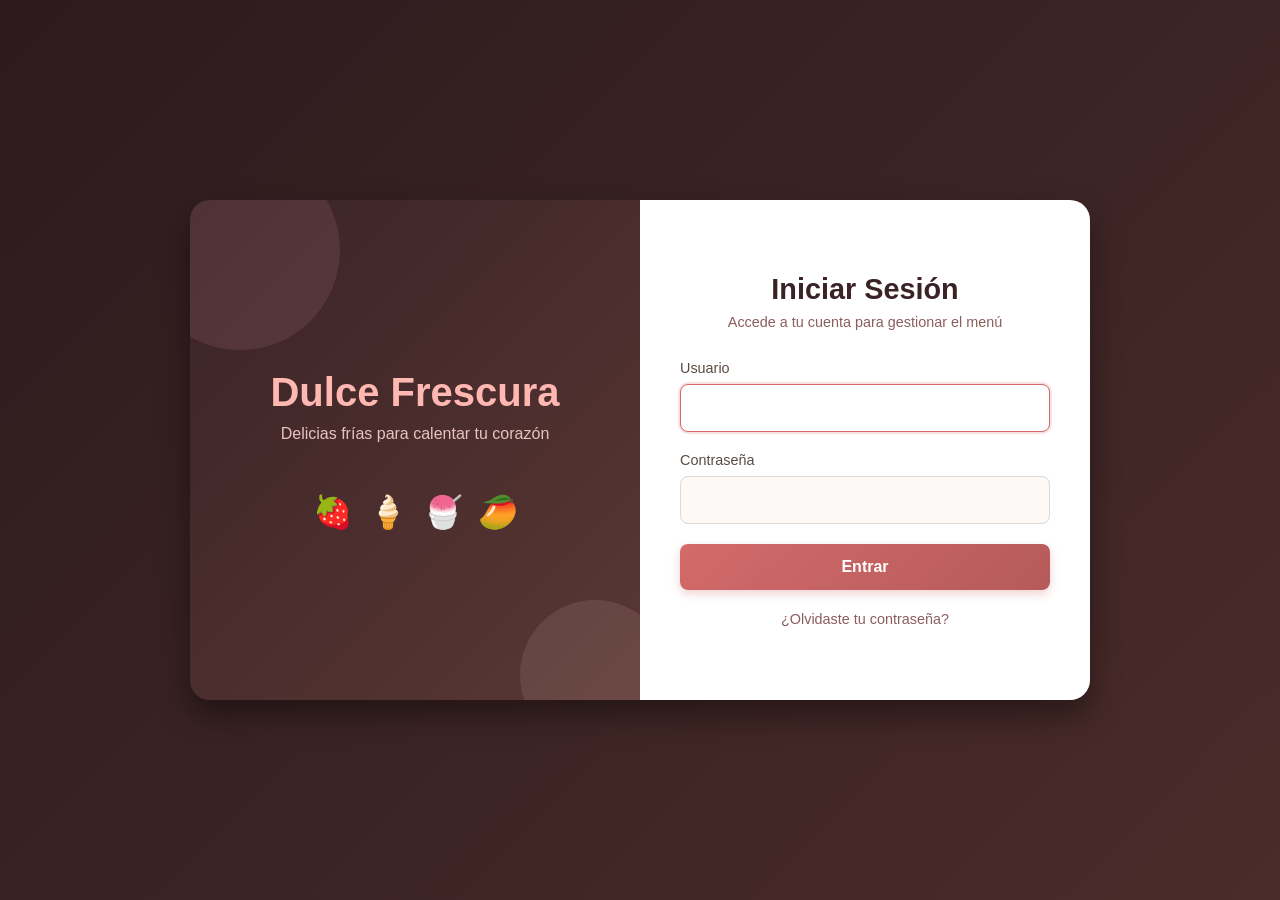
<file: login.html>
<!doctype html>
<html lang="es">
<head>
  <meta charset="utf-8">
  <meta name="viewport" content="width=device-width,initial-scale=1">
  <title>Login - Dulce Frescura</title>
  <style>
    * {
      margin: 0;
      padding: 0;
      box-sizing: border-box;
      font-family: 'Segoe UI', Tahoma, Geneva, Verdana, sans-serif;
    }
    
    body {
      display: flex;
      align-items: center;
      justify-content: center;
      min-height: 100vh;
      background: linear-gradient(135deg, #2c1a1d 0%, #4a2c2a 100%);
      padding: 20px;
    }
    
    .login-container {
      display: flex;
      width: 900px;
      max-width: 95%;
      height: 500px;
      border-radius: 20px;
      overflow: hidden;
      box-shadow: 0 15px 30px rgba(0, 0, 0, 0.4);
    }
    
    .brand-side {
      flex: 1;
      background: linear-gradient(135deg, #3a2326 0%, #5a3734 100%);
      color: #fff;
      padding: 40px;
      display: flex;
      flex-direction: column;
      justify-content: center;
      align-items: center;
      text-align: center;
      position: relative;
      overflow: hidden;
    }
    
    .brand-side::before {
      content: "";
      position: absolute;
      width: 200px;
      height: 200px;
      background: rgba(255, 182, 193, 0.1);
      border-radius: 50%;
      top: -50px;
      left: -50px;
    }
    
    .brand-side::after {
      content: "";
      position: absolute;
      width: 150px;
      height: 150px;
      background: rgba(255, 215, 204, 0.1);
      border-radius: 50%;
      bottom: -50px;
      right: -30px;
    }
    
    .brand-logo {
      font-size: 2.5rem;
      font-weight: bold;
      margin-bottom: 10px;
      color: #ffb7b2;
      z-index: 1;
    }
    
    .brand-tagline {
      font-size: 1rem;
      color: #e8c3c0;
      margin-bottom: 30px;
      z-index: 1;
    }
    
    .brand-icons {
      display: flex;
      gap: 15px;
      margin-top: 20px;
      z-index: 1;
    }
    
    .brand-icon {
      font-size: 2rem;
      color: #ffb7b2;
    }
    
    .login-side {
      flex: 1;
      background: #fff;
      padding: 40px;
      display: flex;
      flex-direction: column;
      justify-content: center;
    }
    
    .login-header {
      margin-bottom: 30px;
      text-align: center;
    }
    
    .login-title {
      font-size: 1.8rem;
      color: #3a2326;
      margin-bottom: 8px;
    }
    
    .login-subtitle {
      color: #8c5e5e;
      font-size: 0.9rem;
    }
    
    .form-group {
      margin-bottom: 20px;
    }
    
    label {
      display: block;
      margin-bottom: 8px;
      color: #5a4a42;
      font-weight: 500;
      font-size: 0.9rem;
    }
    
    input[type="text"], input[type="password"] {
      width: 100%;
      padding: 14px;
      border: 1px solid #e0d6d2;
      border-radius: 8px;
      font-size: 1rem;
      transition: all 0.3s ease;
      background-color: #fcf9f7;
    }
    
    input[type="text"]:focus, input[type="password"]:focus {
      outline: none;
      border-color: #d46a6a;
      box-shadow: 0 0 0 2px rgba(212, 106, 106, 0.2);
      background-color: #fff;
    }
    
    .error {
      color: #b00020;
      margin-bottom: 15px;
      padding: 12px;
      background-color: #ffebee;
      border-radius: 8px;
      border-left: 4px solid #b00020;
      font-size: 0.9rem;
      display: none;
    }
    
    button {
      width: 100%;
      padding: 14px;
      background: linear-gradient(135deg, #d46a6a 0%, #b55a5a 100%);
      color: white;
      border: none;
      border-radius: 8px;
      font-size: 1rem;
      font-weight: 600;
      cursor: pointer;
      transition: all 0.3s ease;
      box-shadow: 0 4px 10px rgba(212, 106, 106, 0.3);
    }
    
    button:hover {
      background: linear-gradient(135deg, #b55a5a 0%, #9a4a4a 100%);
      transform: translateY(-2px);
      box-shadow: 0 6px 15px rgba(212, 106, 106, 0.4);
    }
    
    button:active {
      transform: translateY(0);
    }
    
    .forgot-password {
      text-align: center;
      margin-top: 20px;
    }
    
    .forgot-password a {
      color: #8c5e5e;
      text-decoration: none;
      font-size: 0.9rem;
      transition: color 0.3s ease;
    }
    
    .forgot-password a:hover {
      color: #d46a6a;
      text-decoration: underline;
    }
    
    @media (max-width: 768px) {
      .login-container {
        flex-direction: column;
        height: auto;
      }
      
      .brand-side {
        padding: 30px 20px;
      }
      
      .login-side {
        padding: 30px 20px;
      }
    }
  </style>
</head>
<body>
  <div class="login-container">
    <div class="brand-side">
      <div class="brand-logo">Dulce Frescura</div>
      <div class="brand-tagline">Delicias frías para calentar tu corazón</div>
      <div class="brand-icons">
        <div class="brand-icon">🍓</div>
        <div class="brand-icon">🍦</div>
        <div class="brand-icon">🍧</div>
        <div class="brand-icon">🥭</div>
      </div>
    </div>
    
    <div class="login-side">
      <div class="login-header">
        <h2 class="login-title">Iniciar Sesión</h2>
        <p class="login-subtitle">Accede a tu cuenta para gestionar el menú</p>
      </div>
      
      <div id="error" class="error">Usuario o contraseña inválidos</div>
      
      <form method="post" action="/login">
        <div class="form-group">
          <label for="username">Usuario</label>
          <input id="username" name="username" type="text" required autofocus>
        </div>
        
        <div class="form-group">
          <label for="password">Contraseña</label>
          <input id="password" name="password" type="password" required>
        </div>
        
        <button type="submit">Entrar</button>
      </form>
      
      <div class="forgot-password">
        <a href="#">¿Olvidaste tu contraseña?</a>
      </div>
    </div>
  </div>

  <script>
    // mostrar mensaje si ?error=1
    const params = new URLSearchParams(location.search);
    if (params.get('error') === '1') {
      document.getElementById('error').style.display = 'block';
    } else {
      document.getElementById('error').style.display = 'none';
    }
  </script>
</body>
</html>
</file>
